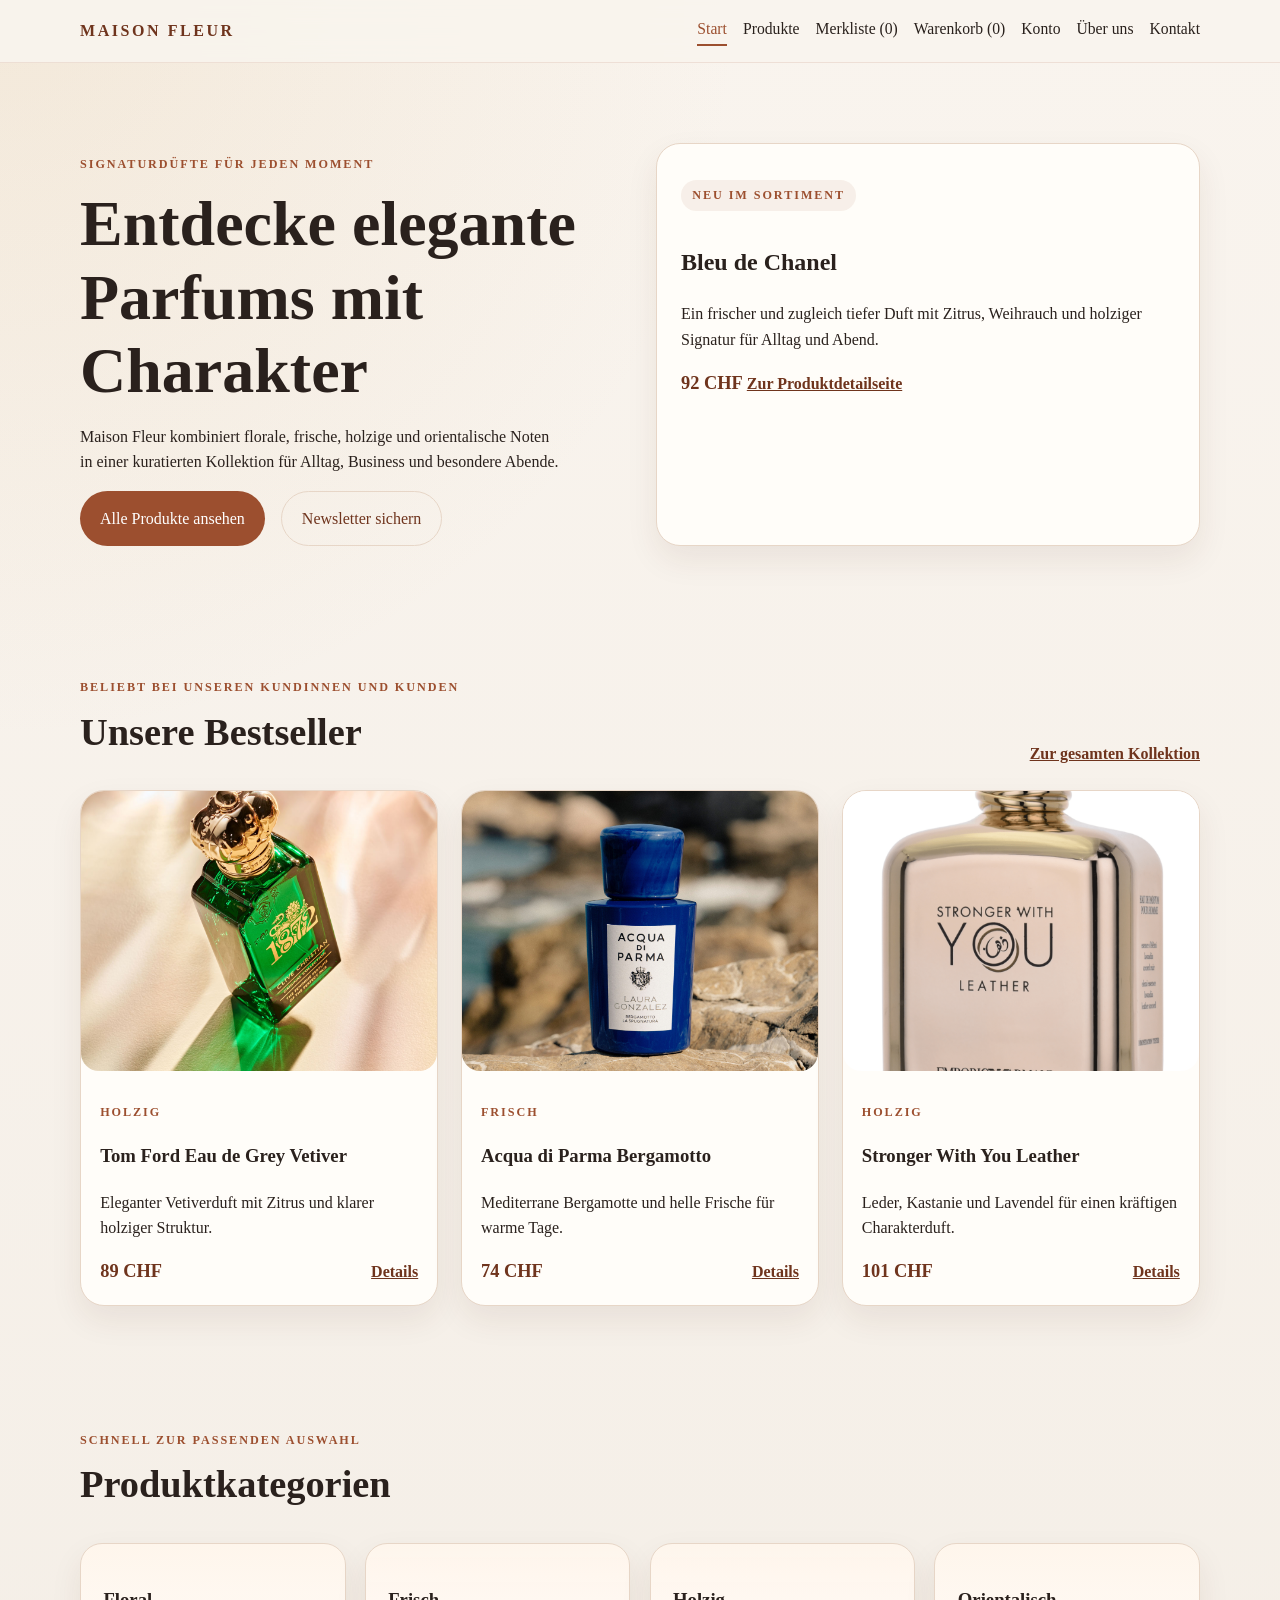
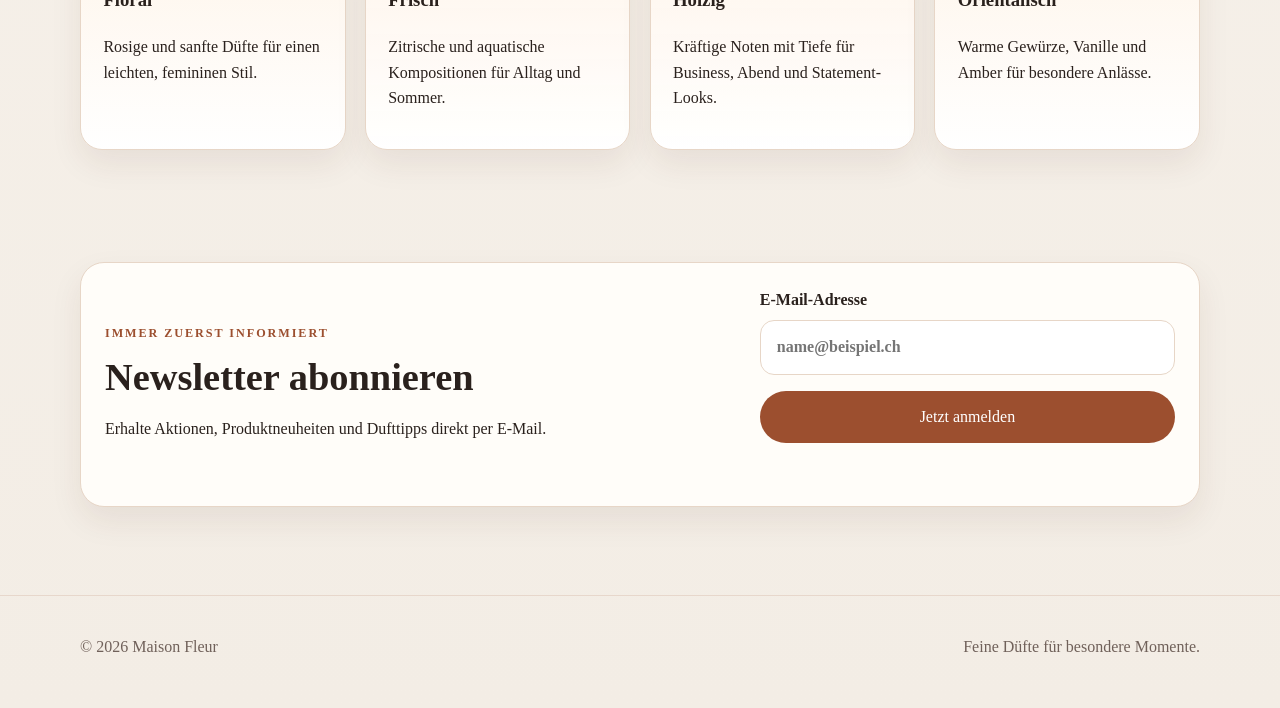
<file: index.html>
<!DOCTYPE html>
<html lang="de">
  <head>
    <meta charset="UTF-8" />
    <meta name="viewport" content="width=device-width, initial-scale=1.0" />
    <title>Maison Fleur | Startseite</title>
    <meta
      name="description"
      content="Maison Fleur präsentiert beliebte Düfte, Produktkategorien und eine Newsletter-Anmeldung für exklusive Aktionen."
    />
    <link rel="stylesheet" href="styles.css" />
  </head>
  <body>
    <header class="site-header">
      <div class="container nav-bar">
        <a href="index.html" class="logo">Maison Fleur</a>
        <button class="nav-toggle" aria-label="Menü öffnen" aria-expanded="false">
          &#9776;
        </button>
        <nav class="nav-links">
          <a href="index.html" class="active">Start</a>
          <a href="produkte.html">Produkte</a>
          <a href="wishlist.html">Merkliste (<span data-wishlist-count>0</span>)</a>
          <a href="cart.html">Warenkorb (<span data-cart-count>0</span>)</a>
          <a href="account.html">Konto</a>
          <a href="ueber-uns.html">Über uns</a>
          <a href="kontakt.html">Kontakt</a>
        </nav>
      </div>
    </header>

    <main>
      <section class="hero">
        <div class="container hero-grid">
          <div>
            <p class="eyebrow">Signaturdüfte für jeden Moment</p>
            <h1>Entdecke elegante Parfums mit Charakter</h1>
            <p class="hero-copy">
              Maison Fleur kombiniert florale, frische, holzige und orientalische
              Noten in einer kuratierten Kollektion für Alltag, Business und
              besondere Abende.
            </p>
            <div class="hero-actions">
              <a class="btn btn-primary" href="produkte.html">Alle Produkte ansehen</a>
              <a class="btn btn-secondary" href="#newsletter">Newsletter sichern</a>
            </div>
          </div>
          <aside class="hero-card">
            <p class="badge">Neu im Sortiment</p>
            <h2>Bleu de Chanel</h2>
            <p>
              Ein frischer und zugleich tiefer Duft mit Zitrus, Weihrauch und
              holziger Signatur für Alltag und Abend.
            </p>
            <span class="price">92 CHF</span>
            <a class="text-link" href="detail.html?id=bleu-de-chanel">Zur Produktdetailseite</a>
          </aside>
        </div>
      </section>

      <section class="container section">
        <div class="section-head">
          <div>
            <p class="eyebrow">Beliebt bei unseren Kundinnen und Kunden</p>
            <h2>Unsere Bestseller</h2>
          </div>
          <a class="text-link" href="produkte.html">Zur gesamten Kollektion</a>
        </div>
        <div class="card-grid">
          <article class="card product-card">
            <img src="images/r9qDjWnWLxVu9YA94BA62E.jpg" alt="Tom Ford Eau de Grey Vetiver" />
            <div class="card-body">
              <p class="card-category">Holzig</p>
              <h3>Tom Ford Eau de Grey Vetiver</h3>
              <p>Eleganter Vetiverduft mit Zitrus und klarer holziger Struktur.</p>
              <div class="card-meta">
                <span>89 CHF</span>
                <a class="text-link" href="detail.html?id=tom-ford-grey-vetiver">Details</a>
              </div>
            </div>
          </article>
          <article class="card product-card">
            <img src="images/2400x2400px S4_0874 NOgrana.jpg" alt="Acqua di Parma Bergamotto di Calabria La Spugnatura" />
            <div class="card-body">
              <p class="card-category">Frisch</p>
              <h3>Acqua di Parma Bergamotto</h3>
              <p>Mediterrane Bergamotte und helle Frische für warme Tage.</p>
              <div class="card-meta">
                <span>74 CHF</span>
                <a class="text-link" href="detail.html?id=acqua-di-parma-bergamotto">Details</a>
              </div>
            </div>
          </article>
          <article class="card product-card">
            <img src="images/armani-stronger-with-you-leather.png" alt="Emporio Armani Stronger With You Leather" />
            <div class="card-body">
              <p class="card-category">Holzig</p>
              <h3>Stronger With You Leather</h3>
              <p>Leder, Kastanie und Lavendel für einen kräftigen Charakterduft.</p>
              <div class="card-meta">
                <span>101 CHF</span>
                <a class="text-link" href="detail.html?id=armani-stronger-with-you-leather">Details</a>
              </div>
            </div>
          </article>
        </div>
      </section>

      <section class="container section">
        <div class="section-head">
          <div>
            <p class="eyebrow">Schnell zur passenden Auswahl</p>
            <h2>Produktkategorien</h2>
          </div>
        </div>
        <div class="category-grid">
          <a class="category-card" href="produkte.html?category=Floral">
            <h3>Floral</h3>
            <p>Rosige und sanfte Düfte für einen leichten, femininen Stil.</p>
          </a>
          <a class="category-card" href="produkte.html?category=Frisch">
            <h3>Frisch</h3>
            <p>Zitrische und aquatische Kompositionen für Alltag und Sommer.</p>
          </a>
          <a class="category-card" href="produkte.html?category=Holzig">
            <h3>Holzig</h3>
            <p>Kräftige Noten mit Tiefe für Business, Abend und Statement-Looks.</p>
          </a>
          <a class="category-card" href="produkte.html?category=Orientalisch">
            <h3>Orientalisch</h3>
            <p>Warme Gewürze, Vanille und Amber für besondere Anlässe.</p>
          </a>
        </div>
      </section>

      <section class="container section">
        <div class="newsletter-panel" id="newsletter">
          <div>
            <p class="eyebrow">Immer zuerst informiert</p>
            <h2>Newsletter abonnieren</h2>
            <p>
              Erhalte Aktionen, Produktneuheiten und Dufttipps direkt per E-Mail.
            </p>
          </div>
          <form id="newsletterForm" class="newsletter-form">
            <label>
              E-Mail-Adresse
              <input type="email" name="newsletterEmail" placeholder="name@beispiel.ch" required />
            </label>
            <button class="btn btn-primary" type="submit">Jetzt anmelden</button>
            <p id="newsletterMessage" class="form-message"></p>
          </form>
        </div>
      </section>
    </main>

    <footer class="site-footer">
      <div class="container footer-content">
        <p>&copy; <span id="year"></span> Maison Fleur</p>
        <p>Feine Düfte für besondere Momente.</p>
      </div>
    </footer>

    <script src="data.js"></script>
    <script src="script.js"></script>
  </body>
</html>
</file>
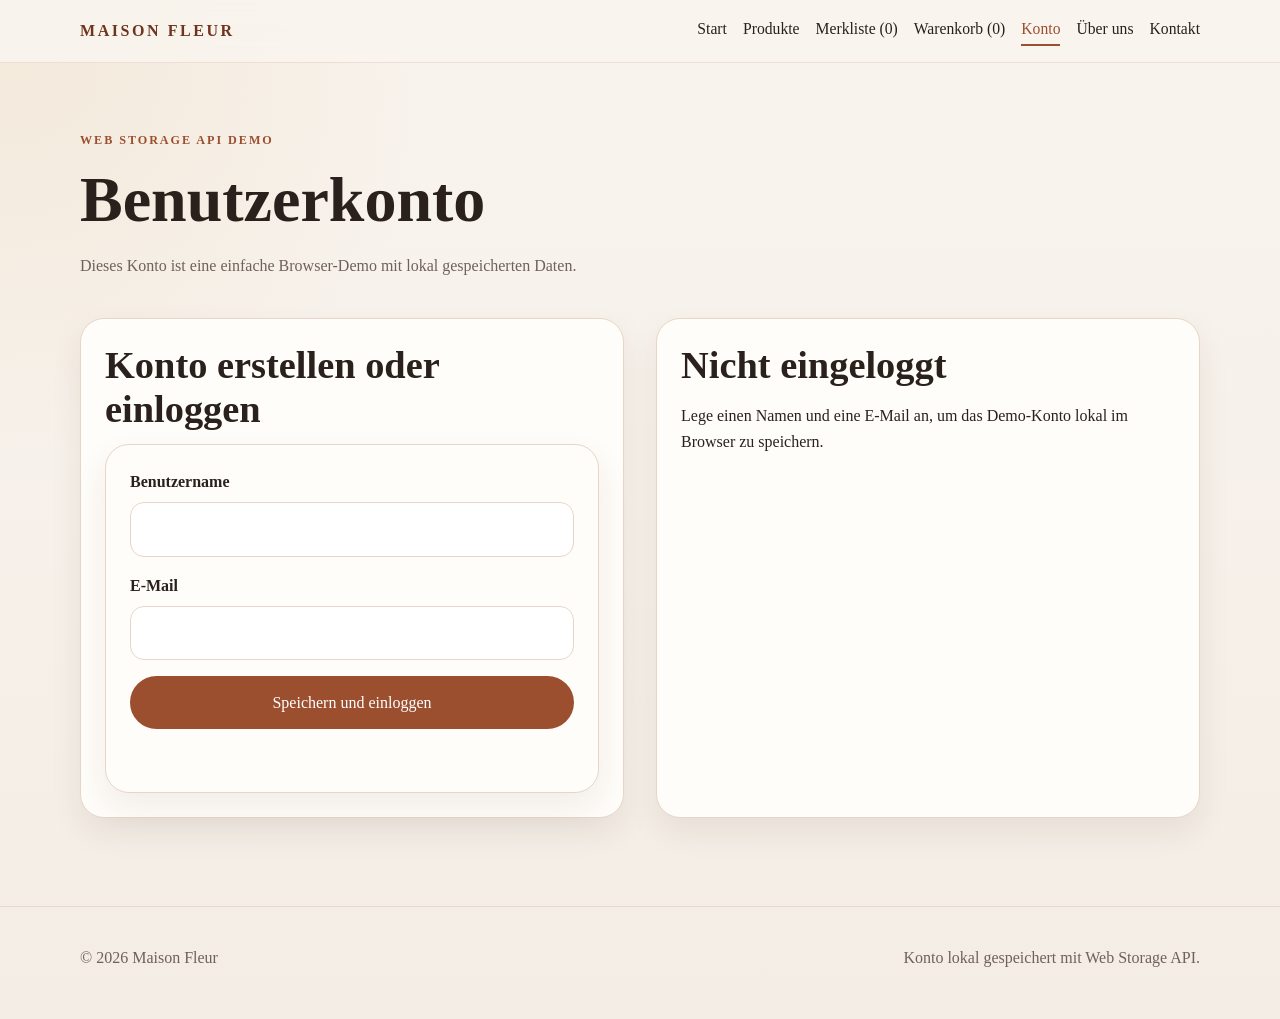
<file: account.html>
<!DOCTYPE html>
<html lang="de">
  <head>
    <meta charset="UTF-8" />
    <meta name="viewport" content="width=device-width, initial-scale=1.0" />
    <title>Maison Fleur | Konto</title>
    <meta name="description" content="Einfaches Benutzerkonto mit Login und Logout über Web Storage API." />
    <link rel="stylesheet" href="styles.css" />
  </head>
  <body>
    <header class="site-header">
      <div class="container nav-bar">
        <a href="index.html" class="logo">Maison Fleur</a>
        <button class="nav-toggle" aria-label="Menü öffnen" aria-expanded="false">
          &#9776;
        </button>
        <nav class="nav-links">
          <a href="index.html">Start</a>
          <a href="produkte.html">Produkte</a>
          <a href="wishlist.html">Merkliste (<span data-wishlist-count>0</span>)</a>
          <a href="cart.html">Warenkorb (<span data-cart-count>0</span>)</a>
          <a href="account.html" class="active">Konto</a>
          <a href="ueber-uns.html">Über uns</a>
          <a href="kontakt.html">Kontakt</a>
        </nav>
      </div>
    </header>

    <main class="container section">
      <div class="section-head">
        <div>
          <p class="eyebrow">Web Storage API Demo</p>
          <h1>Benutzerkonto</h1>
          <p class="intro-text">
            Dieses Konto ist eine einfache Browser-Demo mit lokal gespeicherten Daten.
          </p>
        </div>
      </div>
      <div class="account-layout">
        <section class="info-box">
          <h2>Konto erstellen oder einloggen</h2>
          <form id="accountForm" class="order-form">
            <label>
              Benutzername
              <input type="text" name="username" required />
            </label>
            <label>
              E-Mail
              <input type="email" name="email" required />
            </label>
            <button class="btn btn-primary" type="submit">Speichern und einloggen</button>
            <p id="accountMessage" class="form-message"></p>
          </form>
        </section>
        <section id="accountStatus" class="info-box"></section>
      </div>
    </main>

    <footer class="site-footer">
      <div class="container footer-content">
        <p>&copy; <span id="year"></span> Maison Fleur</p>
        <p>Konto lokal gespeichert mit Web Storage API.</p>
      </div>
    </footer>

    <script src="data.js"></script>
    <script src="script.js"></script>
  </body>
</html>
</file>
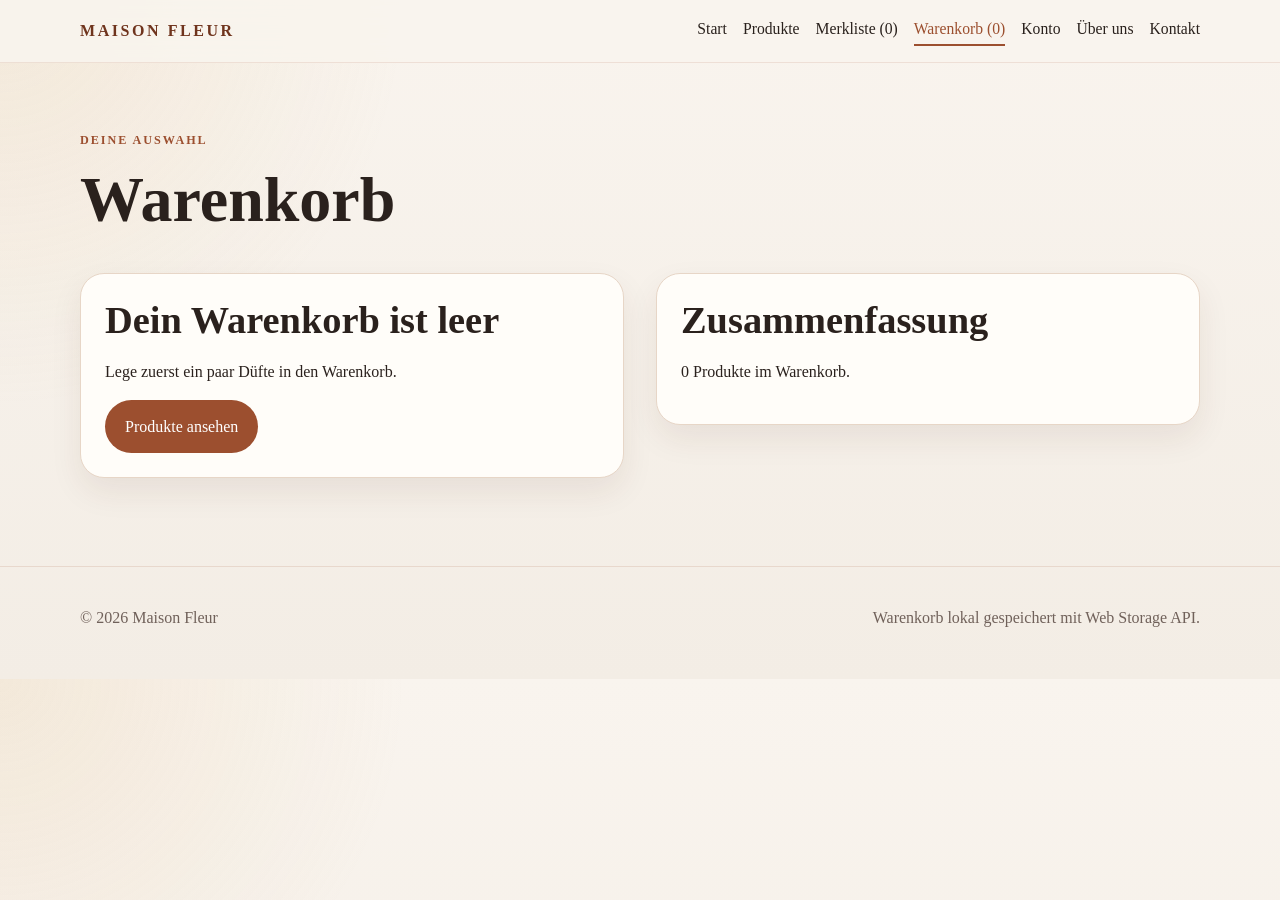
<file: cart.html>
<!DOCTYPE html>
<html lang="de">
  <head>
    <meta charset="UTF-8" />
    <meta name="viewport" content="width=device-width, initial-scale=1.0" />
    <title>Maison Fleur | Warenkorb</title>
    <meta name="description" content="Warenkorb mit Mengensteuerung und Bestellformular." />
    <link rel="stylesheet" href="styles.css" />
  </head>
  <body>
    <header class="site-header">
      <div class="container nav-bar">
        <a href="index.html" class="logo">Maison Fleur</a>
        <button class="nav-toggle" aria-label="Menü öffnen" aria-expanded="false">
          &#9776;
        </button>
        <nav class="nav-links">
          <a href="index.html">Start</a>
          <a href="produkte.html">Produkte</a>
          <a href="wishlist.html">Merkliste (<span data-wishlist-count>0</span>)</a>
          <a href="cart.html" class="active">Warenkorb (<span data-cart-count>0</span>)</a>
          <a href="account.html">Konto</a>
          <a href="ueber-uns.html">Über uns</a>
          <a href="kontakt.html">Kontakt</a>
        </nav>
      </div>
    </header>

    <main class="container section">
      <div class="section-head">
        <div>
          <p class="eyebrow">Deine Auswahl</p>
          <h1>Warenkorb</h1>
        </div>
      </div>
      <div class="cart-layout">
        <section id="cartItems" class="cart-items"></section>
        <aside class="cart-summary">
          <div id="cartSummary" class="info-box"></div>
          <form id="checkoutForm" class="order-form">
            <label>
              Vollständiger Name
              <input type="text" name="customerName" required />
            </label>
            <label>
              E-Mail
              <input type="email" name="customerEmail" required />
            </label>
            <label>
              Lieferadresse
              <textarea name="address" rows="4" required></textarea>
            </label>
            <button class="btn btn-primary" type="submit">Bestellung absenden</button>
            <p id="checkoutMessage" class="form-message"></p>
          </form>
        </aside>
      </div>
    </main>

    <footer class="site-footer">
      <div class="container footer-content">
        <p>&copy; <span id="year"></span> Maison Fleur</p>
        <p>Warenkorb lokal gespeichert mit Web Storage API.</p>
      </div>
    </footer>

    <script src="data.js"></script>
    <script src="script.js"></script>
  </body>
</html>
</file>
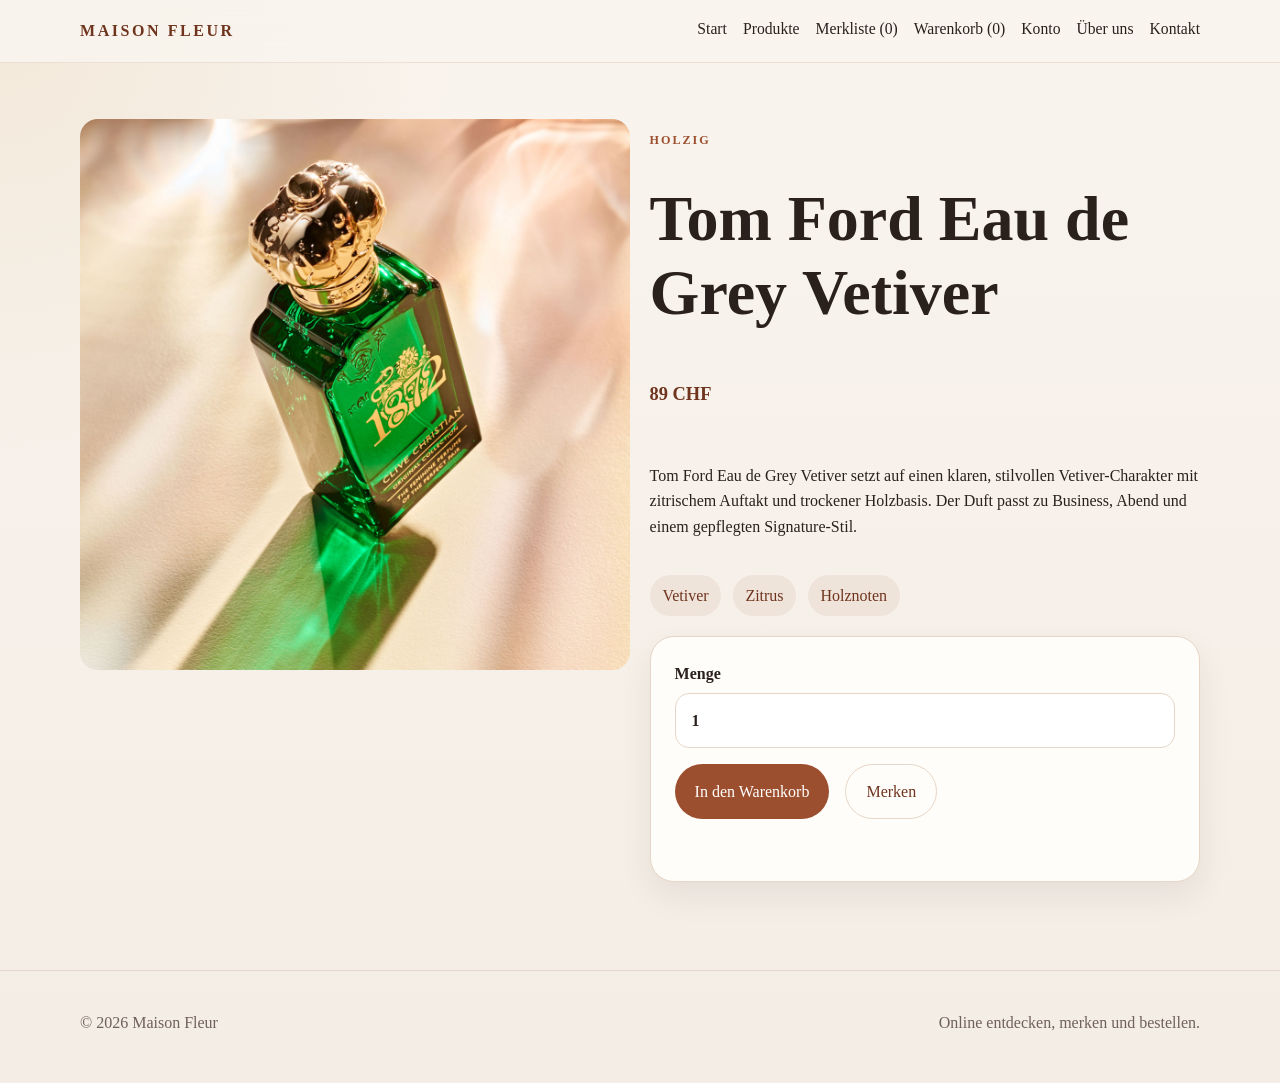
<file: detail.html>
<!DOCTYPE html>
<html lang="de">
  <head>
    <meta charset="UTF-8" />
    <meta name="viewport" content="width=device-width, initial-scale=1.0" />
    <title>Maison Fleur | Produktdetail</title>
    <meta
      name="description"
      content="Produktdetailseite mit Bild, Beschreibung, Preis sowie Merkliste- und Warenkorb-Funktion."
    />
    <link rel="stylesheet" href="styles.css" />
  </head>
  <body>
    <header class="site-header">
      <div class="container nav-bar">
        <a href="index.html" class="logo">Maison Fleur</a>
        <button class="nav-toggle" aria-label="Menü öffnen" aria-expanded="false">
          &#9776;
        </button>
        <nav class="nav-links">
          <a href="index.html">Start</a>
          <a href="produkte.html">Produkte</a>
          <a href="wishlist.html">Merkliste (<span data-wishlist-count>0</span>)</a>
          <a href="cart.html">Warenkorb (<span data-cart-count>0</span>)</a>
          <a href="account.html">Konto</a>
          <a href="ueber-uns.html">Über uns</a>
          <a href="kontakt.html">Kontakt</a>
        </nav>
      </div>
    </header>

    <main class="container section">
      <div id="productDetail" class="detail-layout"></div>
    </main>

    <footer class="site-footer">
      <div class="container footer-content">
        <p>&copy; <span id="year"></span> Maison Fleur</p>
        <p>Online entdecken, merken und bestellen.</p>
      </div>
    </footer>

    <script src="data.js"></script>
    <script src="script.js"></script>
  </body>
</html>
</file>
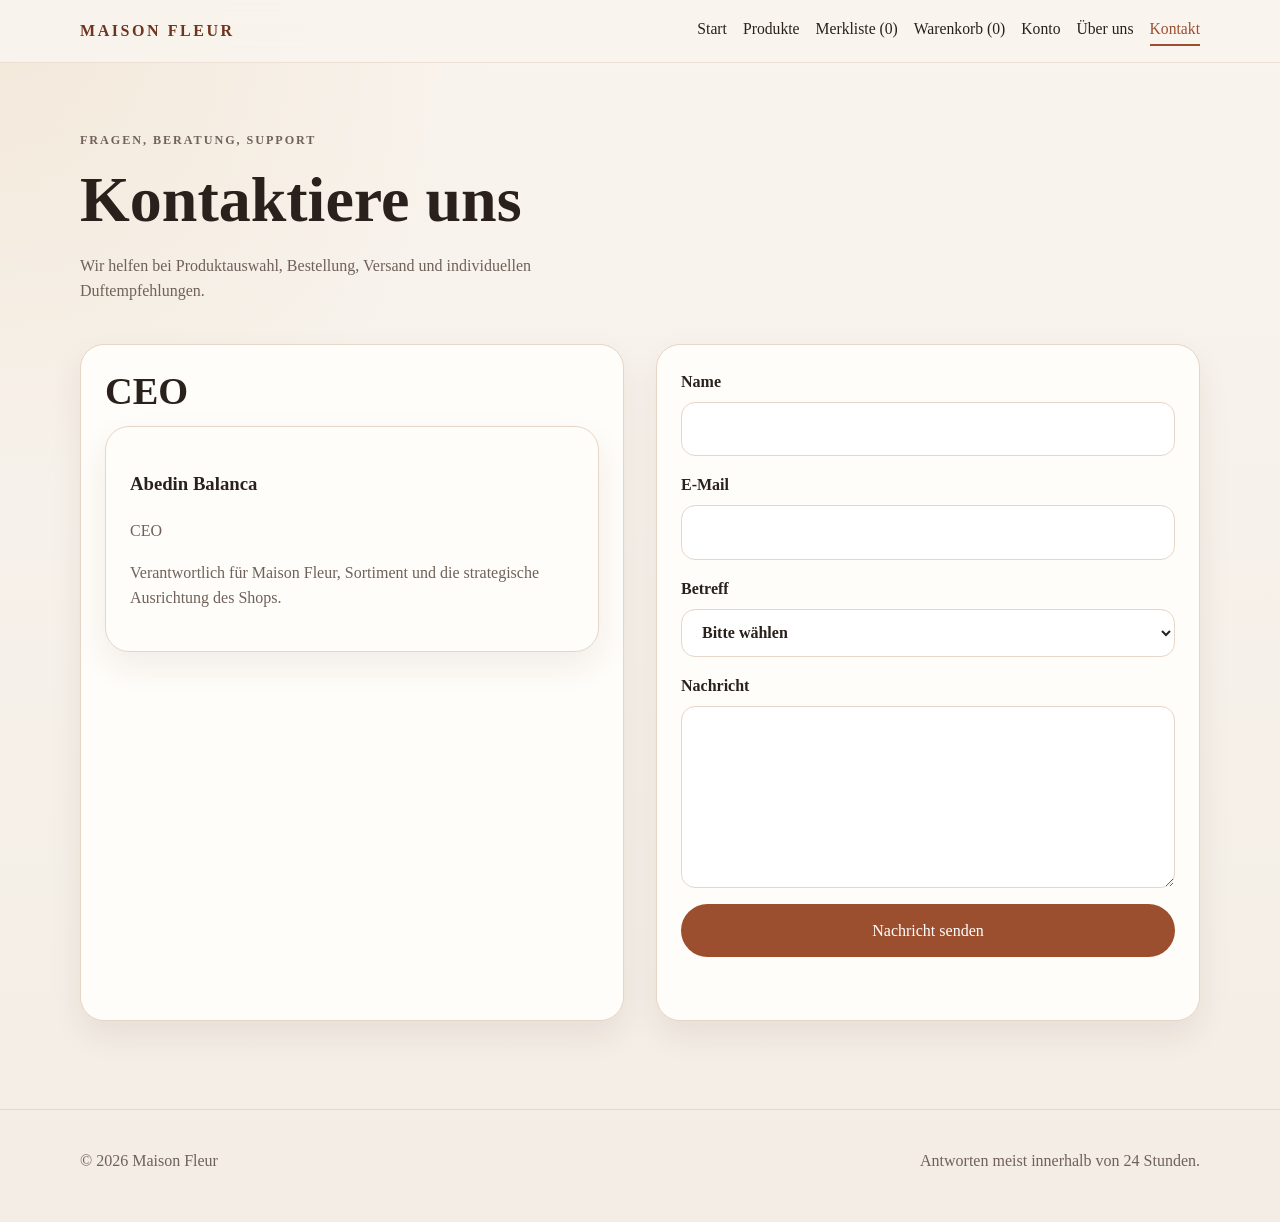
<file: kontakt.html>
<!DOCTYPE html>
<html lang="de">
  <head>
    <meta charset="UTF-8" />
    <meta name="viewport" content="width=device-width, initial-scale=1.0" />
    <title>Maison Fleur | Kontakt</title>
    <meta
      name="description"
      content="Kontaktseite mit CEO-Informationen und Formular mit Betreffauswahl für Anliegen rund um den Shop."
    />
    <link rel="stylesheet" href="styles.css" />
  </head>
  <body>
    <header class="site-header">
      <div class="container nav-bar">
        <a href="index.html" class="logo">Maison Fleur</a>
        <button class="nav-toggle" aria-label="Menü öffnen" aria-expanded="false">
          &#9776;
        </button>
        <nav class="nav-links">
          <a href="index.html">Start</a>
          <a href="produkte.html">Produkte</a>
          <a href="wishlist.html">Merkliste (<span data-wishlist-count>0</span>)</a>
          <a href="cart.html">Warenkorb (<span data-cart-count>0</span>)</a>
          <a href="account.html">Konto</a>
          <a href="ueber-uns.html">Über uns</a>
          <a href="kontakt.html" class="active">Kontakt</a>
        </nav>
      </div>
    </header>

    <main class="container section contact-page">
      <div class="section-head">
        <div>
          <p class="eyebrow">Fragen, Beratung, Support</p>
          <h1>Kontaktiere uns</h1>
          <p class="intro-text">
            Wir helfen bei Produktauswahl, Bestellung, Versand und individuellen Duftempfehlungen.
          </p>
        </div>
      </div>

      <div class="content-grid">
        <section class="info-box">
          <h2>CEO</h2>
          <div class="team-list">
            <article class="team-card">
              <h3>Abedin Balanca</h3>
              <p>CEO</p>
              <p>Verantwortlich für Maison Fleur, Sortiment und die strategische Ausrichtung des Shops.</p>
            </article>
          </div>
        </section>

        <section class="contact-form-wrap">
          <form id="contactForm" class="contact-form">
            <label>
              Name
              <input type="text" name="name" required />
            </label>
            <label>
              E-Mail
              <input type="email" name="email" required />
            </label>
            <label>
              Betreff
              <select name="subject" required>
                <option value="">Bitte wählen</option>
                <option value="Produktberatung">Produktberatung</option>
                <option value="Bestellung">Frage zur Bestellung</option>
                <option value="Versand">Versand und Lieferung</option>
                <option value="Rückgabe">Rückgabe oder Reklamation</option>
              </select>
            </label>
            <label>
              Nachricht
              <textarea name="message" rows="6" required></textarea>
            </label>
            <button class="btn btn-primary" type="submit">Nachricht senden</button>
            <p id="contactMessage" class="form-message"></p>
          </form>
        </section>
      </div>
    </main>

    <footer class="site-footer">
      <div class="container footer-content">
        <p>&copy; <span id="year"></span> Maison Fleur</p>
        <p>Antworten meist innerhalb von 24 Stunden.</p>
      </div>
    </footer>

    <script src="data.js"></script>
    <script src="script.js"></script>
  </body>
</html>
</file>
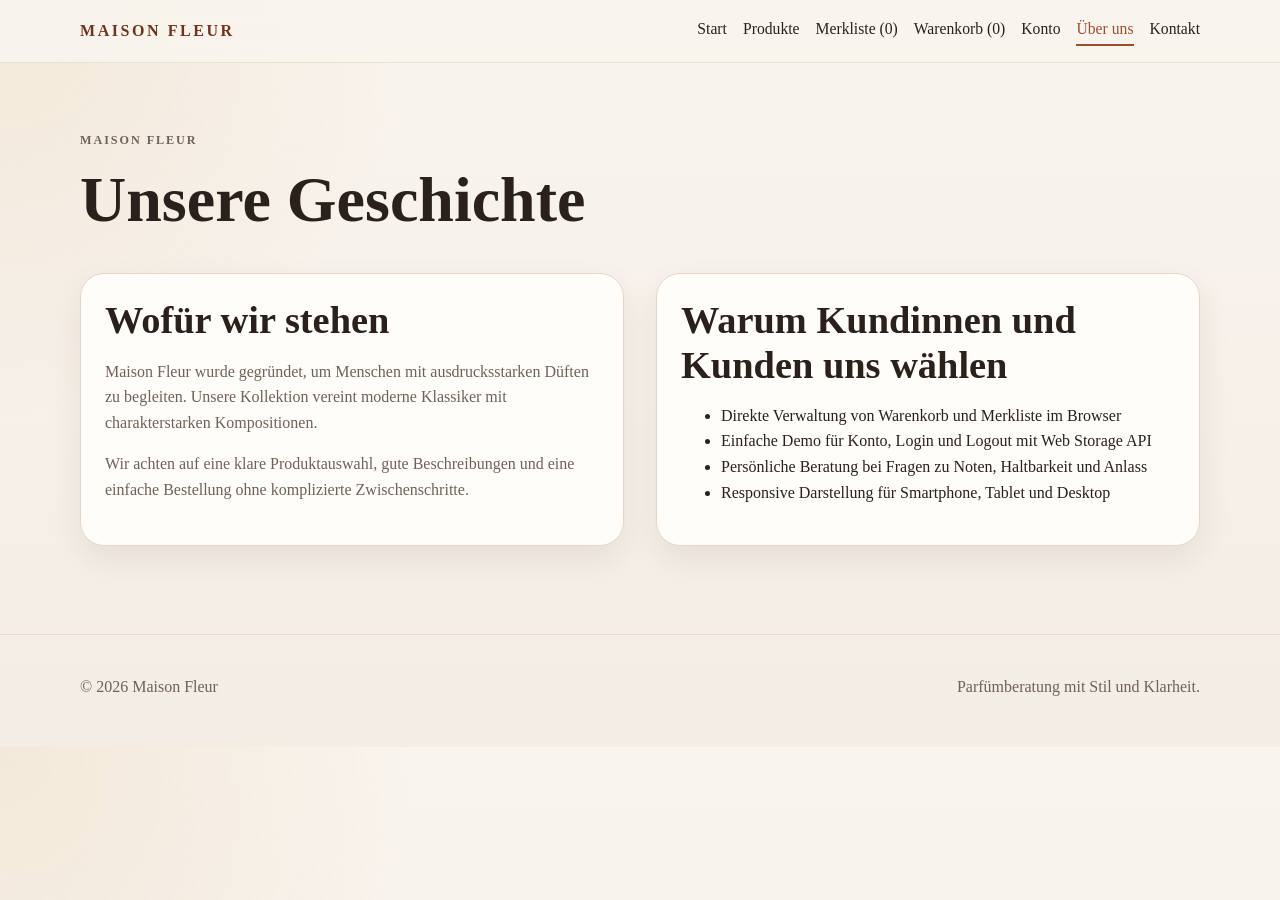
<file: ueber-uns.html>
<!DOCTYPE html>
<html lang="de">
  <head>
    <meta charset="UTF-8" />
    <meta name="viewport" content="width=device-width, initial-scale=1.0" />
    <title>Maison Fleur | Über uns</title>
    <meta
      name="description"
      content="Maison Fleur stellt Werte, Beratung und Service rund um hochwertige Düfte vor."
    />
    <link rel="stylesheet" href="styles.css" />
  </head>
  <body>
    <header class="site-header">
      <div class="container nav-bar">
        <a href="index.html" class="logo">Maison Fleur</a>
        <button class="nav-toggle" aria-label="Menü öffnen" aria-expanded="false">
          &#9776;
        </button>
        <nav class="nav-links">
          <a href="index.html">Start</a>
          <a href="produkte.html">Produkte</a>
          <a href="wishlist.html">Merkliste (<span data-wishlist-count>0</span>)</a>
          <a href="cart.html">Warenkorb (<span data-cart-count>0</span>)</a>
          <a href="account.html">Konto</a>
          <a href="ueber-uns.html" class="active">Über uns</a>
          <a href="kontakt.html">Kontakt</a>
        </nav>
      </div>
    </header>

    <main class="container section about-page">
      <div class="section-head">
        <div>
          <p class="eyebrow">Maison Fleur</p>
          <h1>Unsere Geschichte</h1>
        </div>
      </div>
      <div class="content-grid">
        <article class="info-box">
          <h2>Wofür wir stehen</h2>
          <p>
            Maison Fleur wurde gegründet, um Menschen mit ausdrucksstarken Düften zu begleiten.
            Unsere Kollektion vereint moderne Klassiker mit charakterstarken Kompositionen.
          </p>
          <p>
            Wir achten auf eine klare Produktauswahl, gute Beschreibungen und eine einfache Bestellung
            ohne komplizierte Zwischenschritte.
          </p>
        </article>
        <article class="info-box">
          <h2>Warum Kundinnen und Kunden uns wählen</h2>
          <ul>
            <li>Direkte Verwaltung von Warenkorb und Merkliste im Browser</li>
            <li>Einfache Demo für Konto, Login und Logout mit Web Storage API</li>
            <li>Persönliche Beratung bei Fragen zu Noten, Haltbarkeit und Anlass</li>
            <li>Responsive Darstellung für Smartphone, Tablet und Desktop</li>
          </ul>
        </article>
      </div>
    </main>

    <footer class="site-footer">
      <div class="container footer-content">
        <p>&copy; <span id="year"></span> Maison Fleur</p>
        <p>Parfümberatung mit Stil und Klarheit.</p>
      </div>
    </footer>

    <script src="data.js"></script>
    <script src="script.js"></script>
  </body>
</html>
</file>
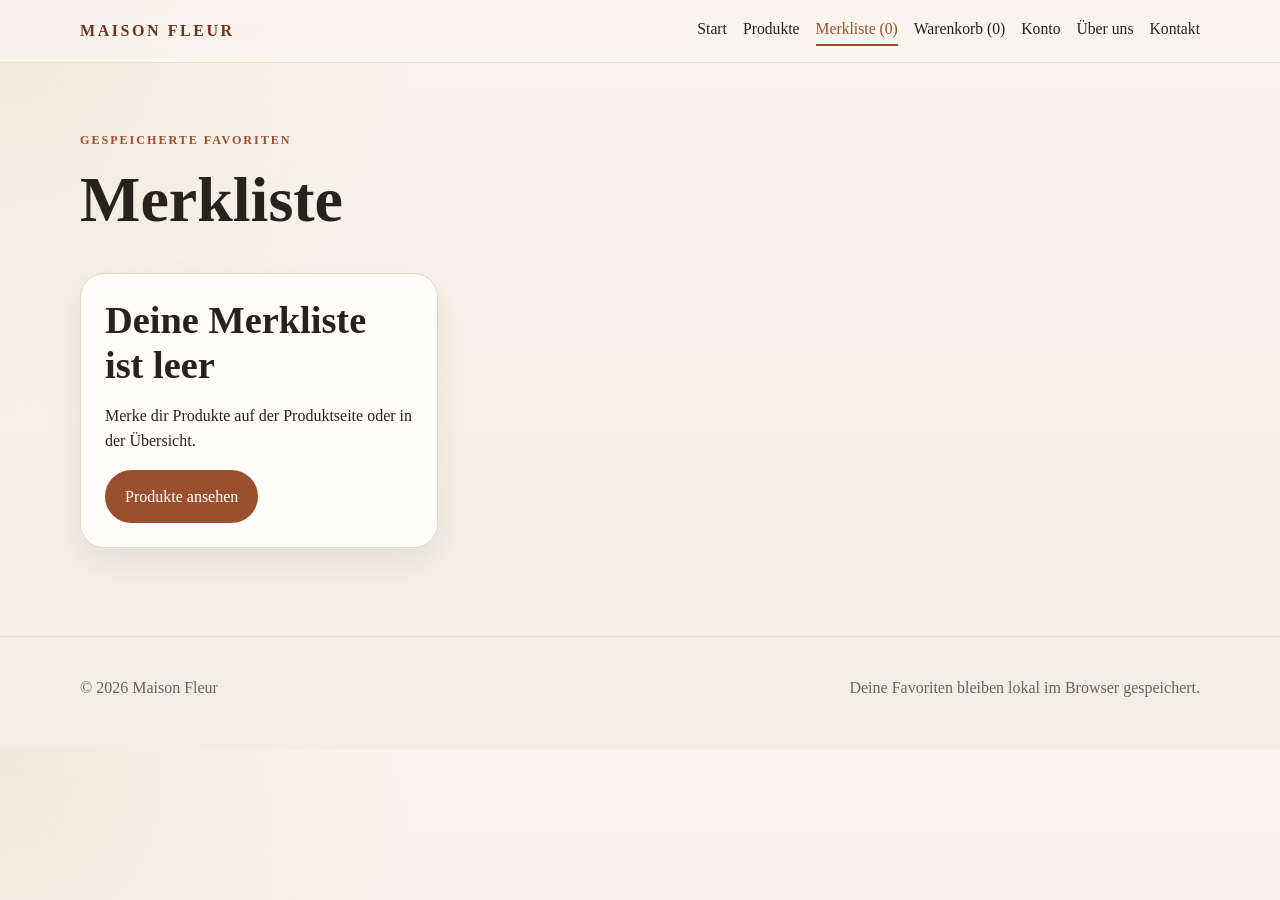
<file: wishlist.html>
<!DOCTYPE html>
<html lang="de">
  <head>
    <meta charset="UTF-8" />
    <meta name="viewport" content="width=device-width, initial-scale=1.0" />
    <title>Maison Fleur | Merkliste</title>
    <meta name="description" content="Merkliste mit lokal gespeicherten Lieblingsdüften." />
    <link rel="stylesheet" href="styles.css" />
  </head>
  <body>
    <header class="site-header">
      <div class="container nav-bar">
        <a href="index.html" class="logo">Maison Fleur</a>
        <button class="nav-toggle" aria-label="Menü öffnen" aria-expanded="false">
          &#9776;
        </button>
        <nav class="nav-links">
          <a href="index.html">Start</a>
          <a href="produkte.html">Produkte</a>
          <a href="wishlist.html" class="active">Merkliste (<span data-wishlist-count>0</span>)</a>
          <a href="cart.html">Warenkorb (<span data-cart-count>0</span>)</a>
          <a href="account.html">Konto</a>
          <a href="ueber-uns.html">Über uns</a>
          <a href="kontakt.html">Kontakt</a>
        </nav>
      </div>
    </header>

    <main class="container section">
      <div class="section-head">
        <div>
          <p class="eyebrow">Gespeicherte Favoriten</p>
          <h1>Merkliste</h1>
        </div>
      </div>
      <section id="wishlistGrid" class="card-grid"></section>
    </main>

    <footer class="site-footer">
      <div class="container footer-content">
        <p>&copy; <span id="year"></span> Maison Fleur</p>
        <p>Deine Favoriten bleiben lokal im Browser gespeichert.</p>
      </div>
    </footer>

    <script src="data.js"></script>
    <script src="script.js"></script>
  </body>
</html>
</file>
<file: styles.css>
:root {
  --bg: #f6f1ea;
  --surface: #fffdf9;
  --text: #2a211d;
  --muted: #70615a;
  --primary: #9c4f2f;
  --primary-dark: #6f341d;
  --border: #e7d6c7;
  --shadow: 0 14px 32px rgba(78, 42, 24, 0.08);
}

* {
  box-sizing: border-box;
}

html {
  scroll-behavior: smooth;
}

body {
  margin: 0;
  font-family: Georgia, "Times New Roman", serif;
  background:
    radial-gradient(circle at top left, rgba(217, 181, 125, 0.18), transparent 28%),
    linear-gradient(180deg, #f9f4ee 0%, #f3ede5 100%);
  color: var(--text);
  line-height: 1.6;
}

img {
  width: 100%;
  display: block;
  border-radius: 18px;
  object-fit: cover;
}

a {
  color: inherit;
}

.container {
  width: min(1120px, 92%);
  margin: 0 auto;
}

.site-header {
  position: sticky;
  top: 0;
  z-index: 20;
  backdrop-filter: blur(14px);
  background: rgba(249, 244, 238, 0.9);
  border-bottom: 1px solid rgba(156, 79, 47, 0.12);
}

.nav-bar {
  display: flex;
  align-items: center;
  justify-content: space-between;
  gap: 1rem;
  padding: 1rem 0;
}

.logo {
  text-decoration: none;
  text-transform: uppercase;
  letter-spacing: 0.16em;
  font-weight: 700;
  color: var(--primary-dark);
}

.nav-links {
  display: flex;
  align-items: center;
  gap: 1rem;
  flex-wrap: wrap;
}

.nav-links a {
  text-decoration: none;
  font-size: 0.98rem;
  padding-bottom: 0.2rem;
  border-bottom: 2px solid transparent;
}

.nav-links a:hover,
.nav-links a.active {
  color: var(--primary);
  border-color: var(--primary);
}

.nav-toggle {
  display: none;
  border: 0;
  background: transparent;
  font-size: 1.7rem;
  color: var(--primary-dark);
  cursor: pointer;
}

.hero {
  padding: 5rem 0 4rem;
}

.hero-grid,
.content-grid,
.detail-layout,
.cart-layout,
.account-layout {
  display: grid;
  grid-template-columns: repeat(2, minmax(0, 1fr));
  gap: 2rem;
}

.hero-copy {
  max-width: 60ch;
}

.hero-actions,
.action-row,
.cart-controls {
  display: flex;
  flex-wrap: wrap;
  gap: 1rem;
}

.hero-card,
.card,
.info-box,
.contact-form,
.newsletter-panel,
.filter-panel,
.order-form,
.team-card {
  background: var(--surface);
  border: 1px solid var(--border);
  border-radius: 24px;
  box-shadow: var(--shadow);
}

.hero-card,
.info-box,
.newsletter-panel,
.filter-panel,
.contact-form,
.order-form,
.team-card {
  padding: 1.5rem;
}

.section {
  padding: 3.5rem 0;
}

.section-head {
  display: flex;
  justify-content: space-between;
  align-items: end;
  gap: 1rem;
  margin-bottom: 1.5rem;
}

.hero h1,
.section h1 {
  font-size: clamp(2.2rem, 5vw, 4rem);
}

.section h2 {
  font-size: clamp(1.6rem, 3vw, 2.4rem);
}

.section h1,
.section h2,
.hero h1 {
  margin: 0 0 0.8rem;
  line-height: 1.15;
}

.eyebrow,
.badge,
.card-category {
  text-transform: uppercase;
  letter-spacing: 0.16em;
  font-size: 0.76rem;
  color: var(--primary);
  font-weight: 700;
}

.badge {
  display: inline-block;
  padding: 0.35rem 0.7rem;
  border-radius: 999px;
  background: rgba(156, 79, 47, 0.08);
}

.btn {
  display: inline-flex;
  align-items: center;
  justify-content: center;
  padding: 0.85rem 1.25rem;
  border: 0;
  border-radius: 999px;
  font: inherit;
  text-decoration: none;
  cursor: pointer;
}

.btn-primary {
  background: var(--primary);
  color: #fff;
}

.btn-primary:hover {
  background: var(--primary-dark);
}

.btn-secondary {
  background: transparent;
  color: var(--primary-dark);
  border: 1px solid var(--border);
}

.text-link {
  color: var(--primary-dark);
  font-weight: 700;
}

.price,
.detail-price,
.card-meta span {
  color: var(--primary-dark);
  font-size: 1.15rem;
  font-weight: 700;
}

.card-grid {
  display: grid;
  grid-template-columns: repeat(3, minmax(0, 1fr));
  gap: 1.4rem;
}

.category-grid {
  display: grid;
  grid-template-columns: repeat(4, minmax(0, 1fr));
  gap: 1.2rem;
}

.category-card {
  display: block;
  text-decoration: none;
  padding: 1.4rem;
  background: linear-gradient(180deg, rgba(255, 246, 236, 0.95), rgba(255, 255, 255, 0.98));
  border: 1px solid var(--border);
  border-radius: 22px;
  box-shadow: var(--shadow);
}

.product-card {
  overflow: hidden;
  padding: 0;
}

.product-card img {
  height: 280px;
}

.card-body {
  padding: 1.2rem;
}

.card-meta {
  display: flex;
  justify-content: space-between;
  align-items: center;
  gap: 1rem;
}

.newsletter-panel {
  display: grid;
  grid-template-columns: 1.2fr 0.8fr;
  gap: 2rem;
  align-items: center;
}

.newsletter-form,
.contact-form,
.order-form {
  display: grid;
  gap: 1rem;
}

.filter-panel {
  margin-bottom: 1.5rem;
}

.filter-actions {
  display: flex;
  flex-wrap: wrap;
  gap: 0.8rem;
}

.filter-btn {
  border: 1px solid var(--border);
  background: #fff;
  color: var(--text);
  border-radius: 999px;
  padding: 0.75rem 1rem;
  font: inherit;
  cursor: pointer;
}

.filter-btn.active,
.filter-btn:hover {
  background: var(--primary);
  color: #fff;
  border-color: var(--primary);
}

.result-count {
  margin-bottom: 1rem;
  color: var(--muted);
}

.detail-layout,
.detail-media,
.detail-content,
.cart-items,
.cart-summary {
  align-items: start;
  display: grid;
  gap: 1.2rem;
}

.note-list {
  display: flex;
  flex-wrap: wrap;
  gap: 0.7rem;
}

.note-list span {
  padding: 0.5rem 0.8rem;
  border-radius: 999px;
  background: rgba(156, 79, 47, 0.08);
  color: var(--primary-dark);
}

.team-list {
  display: grid;
  gap: 1rem;
}

.cart-item {
  display: grid;
  grid-template-columns: 180px 1fr;
  gap: 1rem;
  padding: 1rem;
}

.cart-item img {
  height: 180px;
}

.cart-item-body {
  display: grid;
  gap: 0.75rem;
}

label {
  display: grid;
  gap: 0.45rem;
  font-weight: 700;
}

input,
textarea,
select {
  width: 100%;
  border: 1px solid var(--border);
  border-radius: 14px;
  padding: 0.85rem 1rem;
  background: #fff;
  font: inherit;
  color: var(--text);
}

.intro-text,
.about-page p,
.contact-page p {
  max-width: 70ch;
  color: var(--muted);
}

.form-message {
  min-height: 1.4rem;
  margin: 0;
  color: var(--primary-dark);
  font-weight: 700;
}

.site-footer {
  margin-top: 2rem;
  padding: 1.4rem 0 2rem;
  border-top: 1px solid rgba(156, 79, 47, 0.14);
  color: var(--muted);
}

.footer-content {
  display: flex;
  justify-content: space-between;
  gap: 1rem;
  flex-wrap: wrap;
}

@media (max-width: 992px) {
  .card-grid,
  .category-grid {
    grid-template-columns: repeat(2, minmax(0, 1fr));
  }

  .hero-grid,
  .newsletter-panel,
  .content-grid,
  .detail-layout,
  .cart-layout,
  .account-layout {
    grid-template-columns: 1fr;
  }
}

@media (max-width: 768px) {
  .hero {
    padding: 4rem 0 3rem;
  }

  .section {
    padding: 3rem 0;
  }

  .nav-toggle {
    display: block;
  }

  .nav-links {
    display: none;
    position: absolute;
    right: 4%;
    top: 72px;
    width: min(300px, 88vw);
    padding: 1rem;
    border-radius: 20px;
    border: 1px solid var(--border);
    background: rgba(255, 253, 249, 0.98);
    box-shadow: var(--shadow);
    flex-direction: column;
    align-items: flex-start;
  }

  .nav-links.open {
    display: flex;
  }

  .card-grid,
  .category-grid,
  .cart-item {
    grid-template-columns: 1fr;
  }

  .section-head,
  .card-meta,
  .action-row,
  .cart-controls {
    flex-direction: column;
    align-items: flex-start;
  }
}

@media (max-width: 480px) {
  .container {
    width: 94%;
  }

  .hero h1,
  .section h1 {
    font-size: clamp(1.9rem, 9vw, 2.6rem);
  }

  .section h2 {
    font-size: clamp(1.4rem, 7vw, 2rem);
  }

  .hero-card,
  .info-box,
  .newsletter-panel,
  .filter-panel,
  .contact-form,
  .order-form,
  .team-card {
    padding: 1.1rem;
    border-radius: 18px;
  }

  .product-card img,
  .cart-item img {
    height: 240px;
  }

  .btn,
  .filter-btn {
    width: 100%;
  }
}
</file>
